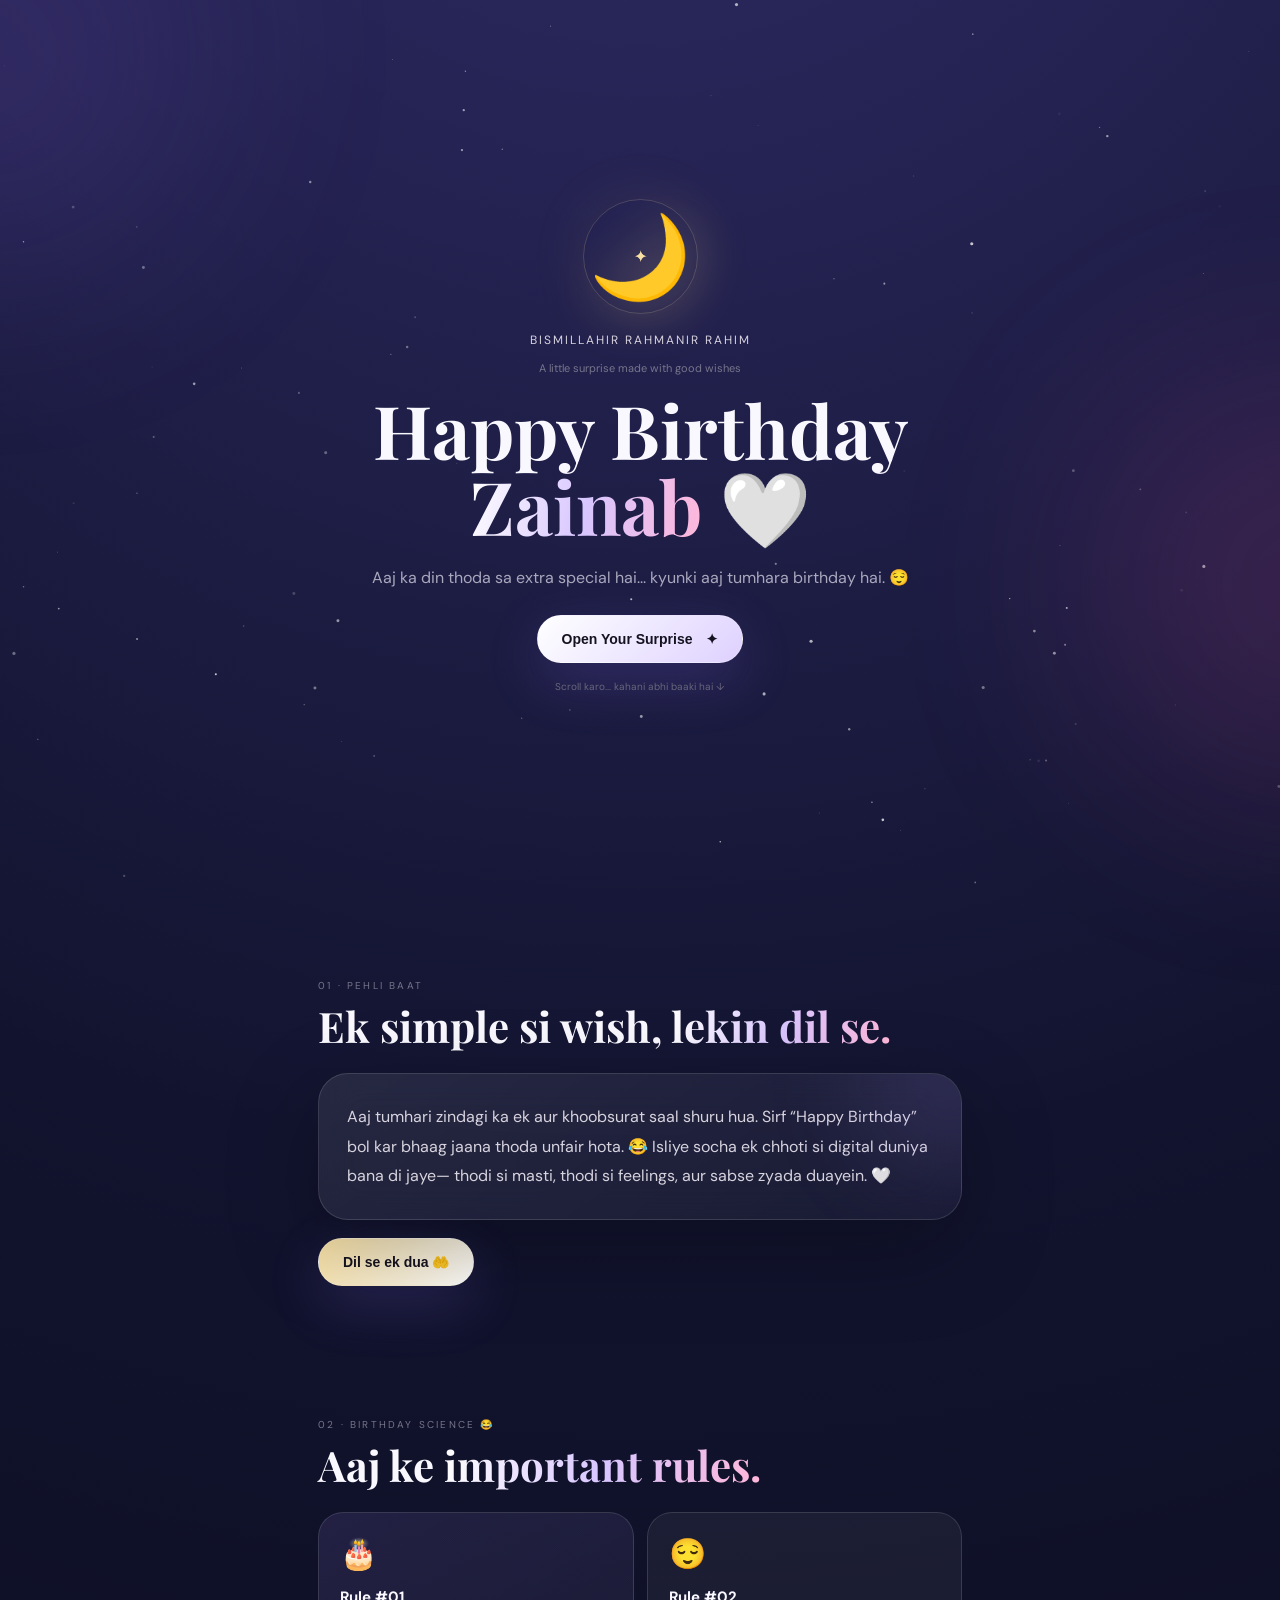
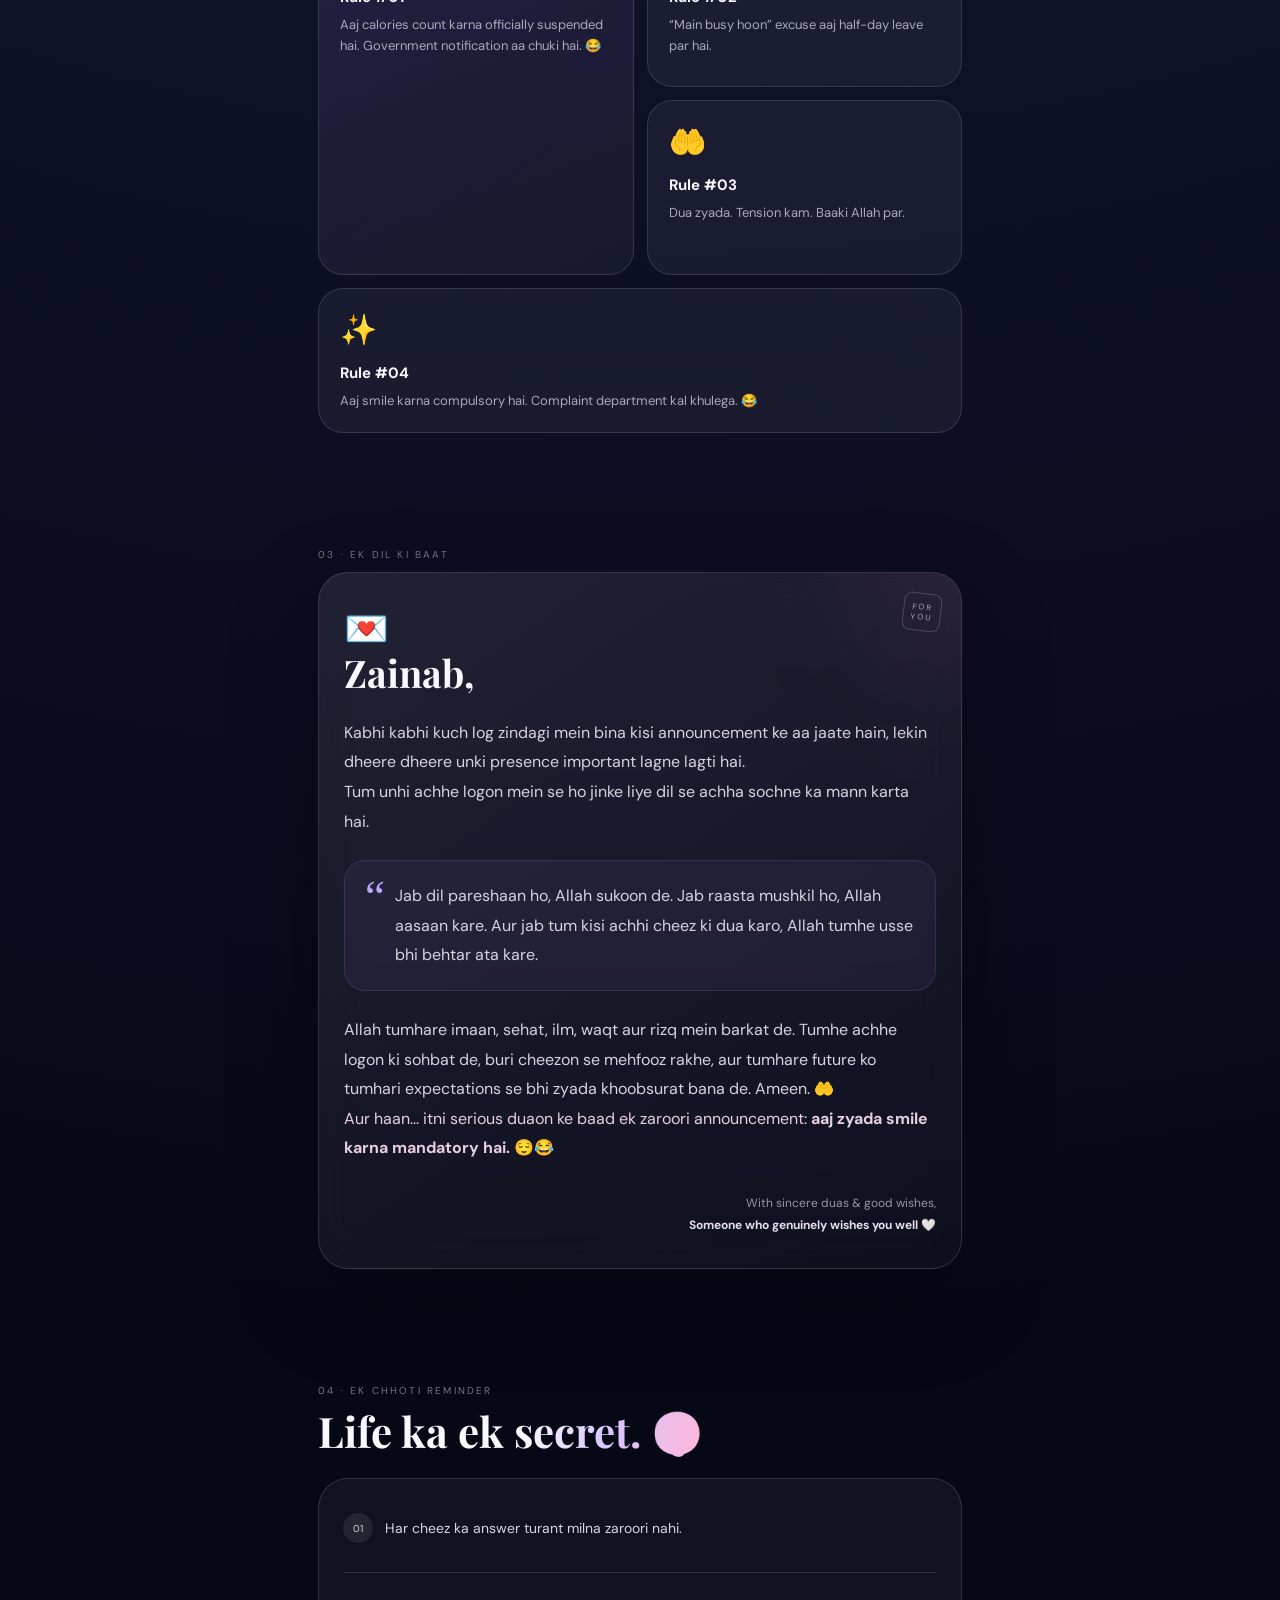
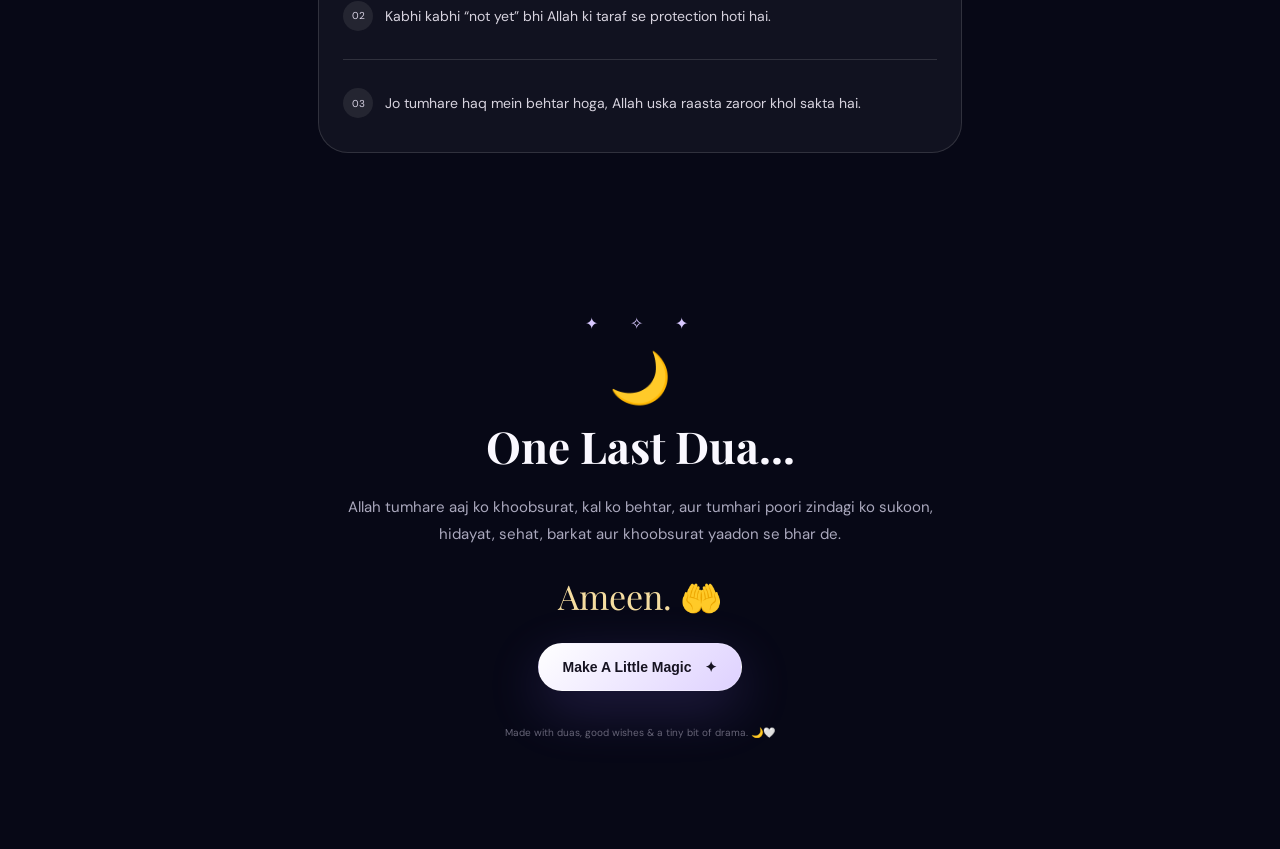
<file: index.html>
<!DOCTYPE html>  <html lang="en">  
<head>  
  <meta charset="UTF-8">  
  <meta name="viewport" content="width=device-width, initial-scale=1.0">    <title>For Zainab 🤍</title>  <meta
name="description"
content="A little birthday surprise made specially for Zainab."

> 

  <link rel="stylesheet" href="style.css">  
</head>  <body>    <!-- LOADING SCREEN -->    <div id="loader">  <div class="loader-moon">🌙</div>  

<h3>Ek chhota sa surprise...</h3>  

<p>  
  Thoda sabr karo, Zainab 😌  
</p>  

<div class="loading">  
  <span></span>  
</div>

  </div>    <!-- BACKGROUND -->  <canvas id="stars"></canvas>

  <div class="glow glow-one"></div>  
  <div class="glow glow-two"></div>    <main>  <!-- HERO -->  

<section class="hero">  

  <div class="moon-area">  

    <div class="moon-ring"></div>  

    <div class="moon">  
      🌙  
    </div>  

    <span class="orbit-star star-one">✦</span>  
    <span class="orbit-star star-two">✧</span>  

  </div>  


  <div class="bismillah">  
    Bismillahir Rahmanir Rahim  
  </div>  


  <p class="small-title">  
    A little surprise made with good wishes  
  </p>  


  <h1>  
    Happy Birthday  
    <span>Zainab</span>  
    🤍  
  </h1>  


  <p class="hero-text">  
    Aaj ka din thoda sa extra special hai...  
    kyunki aaj tumhara birthday hai. 😌  
  </p>  


  <button id="openBtn" class="main-button">  

    <span>  
      Open Your Surprise  
    </span>  

    <b>✦</b>  

  </button>  


  <div class="scroll-hint">  
    Scroll karo... kahani abhi baaki hai ↓  
  </div>  

</section>  



<!-- SECTION 01 -->  

<section class="section" id="wish">  

  <div class="section-number">  
    01 · PEHLI BAAT  
  </div>  


  <h2>  
    Ek simple si wish,  
    <span>lekin dil se.</span>  
  </h2>  


  <div class="glass-card">  

    <div class="card-light"></div>  

    <p>  

      Aaj tumhari zindagi ka ek aur khoobsurat  
      saal shuru hua.  

      Sirf “Happy Birthday” bol kar bhaag jaana  
      thoda unfair hota. 😂  

      Isliye socha ek chhoti si digital duniya  
      bana di jaye—  

      thodi si masti,  
      thodi si feelings,  

      aur sabse zyada duayein. 🤍  

    </p>  

  </div>  


  <button id="duaBtn" class="gold-button">  

    Dil se ek dua 🤲  

  </button>  


  <div id="duaBox" class="dua-box">  

    <div class="dua-icon">  
      🤲  
    </div>  

    <p>  

      Allah tumhari zindagi mein sukoon,  
      barkat aur halal khushiyan ata farmaaye.  

      Tumhare ilm mein izafa kare,  
      tumhari mushkilein aasaan kare,  

      tumhare ghar walon ko khush aur mehfooz rakhe,  

      aur tumhari har jaiz dua ko tumhare haq mein  
      behtareen waqt par qubool farmaaye.  

    </p>  

    <strong>  
      Ameen Ya Rabbal Aalameen. 🤍  
    </strong>  

  </div>  

</section>  



<!-- SECTION 02 -->  

<section class="section" id="fun">  

  <div class="section-number">  
    02 · BIRTHDAY SCIENCE 😂  
  </div>  


  <h2>  
    Aaj ke  
    <span>important rules.</span>  
  </h2>  


  <div class="cards">  


    <div class="fun-card large">  

      <div class="emoji">  
        🎂  
      </div>  

      <h3>  
        Rule #01  
      </h3>  

      <p>  

        Aaj calories count karna  
        officially suspended hai.  

        Government notification aa chuki hai. 😂  

      </p>  

    </div>  


    <div class="fun-card">  

      <div class="emoji">  
        😌  
      </div>  

      <h3>  
        Rule #02  
      </h3>  

      <p>  
        “Main busy hoon” excuse  
        aaj half-day leave par hai.  
      </p>  

    </div>  


    <div class="fun-card">  

      <div class="emoji">  
        🤲  
      </div>  

      <h3>  
        Rule #03  
      </h3>  

      <p>  
        Dua zyada.  
        Tension kam.  
        Baaki Allah par.  
      </p>  

    </div>  


    <div class="fun-card wide">  

      <div class="emoji">  
        ✨  
      </div>  

      <h3>  
        Rule #04  
      </h3>  

      <p>  
        Aaj smile karna compulsory hai.  

        Complaint department kal khulega. 😂  
      </p>  

    </div>  


  </div>  

</section>  



<!-- LETTER -->  

<section class="section" id="letter">  

  <div class="section-number">  
    03 · EK DIL KI BAAT  
  </div>  


  <div class="letter">  

    <div class="letter-glow"></div>  


    <div class="stamp">  
      FOR<br>  
      YOU  
    </div>  


    <div class="letter-icon">  
      💌  
    </div>  


    <h2>  
      Zainab,  
    </h2>  


    <p>  

      Kabhi kabhi kuch log zindagi mein  
      bina kisi announcement ke aa jaate hain,  

      lekin dheere dheere unki presence  
      important lagne lagti hai.  

    </p>  


    <p>  

      Tum unhi achhe logon mein se ho  
      jinke liye dil se achha sochne ka  
      mann karta hai.  

    </p>  


    <div class="quote">  

      <span>  
        “  
      </span>  

      <p>  

        Jab dil pareshaan ho,  
        Allah sukoon de.  

        Jab raasta mushkil ho,  
        Allah aasaan kare.  

        Aur jab tum kisi achhi cheez ki dua karo,  

        Allah tumhe usse bhi behtar ata kare.  

      </p>  

    </div>  


    <p>  

      Allah tumhare imaan,  
      sehat,  
      ilm,  
      waqt aur rizq mein barkat de.  

      Tumhe achhe logon ki sohbat de,  
      buri cheezon se mehfooz rakhe,  

      aur tumhare future ko tumhari  
      expectations se bhi zyada khoobsurat bana de.  

      Ameen. 🤲  

    </p>  


    <p class="funny">  

      Aur haan...  

      itni serious duaon ke baad ek zaroori  
      announcement:  

      <b>  
        aaj zyada smile karna mandatory hai.  
      </b>  

      😌😂  

    </p>  


    <div class="signature">  

      With sincere duas & good wishes,  

      <br>  

      <b>  
        Someone who genuinely wishes you well 🤍  
      </b>  

    </div>  

  </div>  

</section>  



<!-- SECTION 04 -->  

<section class="section">  

  <div class="section-number">  
    04 · EK CHHOTI REMINDER  
  </div>  


  <h2>  
    Life ka ek  
    <span>secret. 🤫</span>  
  </h2>  


  <div class="secret-card">  


    <div class="secret-row">  

      <div class="number">  
        01  
      </div>  

      <p>  
        Har cheez ka answer turant milna zaroori nahi.  
      </p>  

    </div>  


    <div class="line"></div>  


    <div class="secret-row">  

      <div class="number">  
        02  
      </div>  

      <p>  
        Kabhi kabhi “not yet” bhi Allah ki taraf se  
        protection hoti hai.  
      </p>  

    </div>  


    <div class="line"></div>  


    <div class="secret-row">  

      <div class="number">  
        03  
      </div>  

      <p>  
        Jo tumhare haq mein behtar hoga,  
        Allah uska raasta zaroor khol sakta hai.  
      </p>  

    </div>  


  </div>  

</section>  



<!-- FINAL -->  

<section class="final section">  

  <div class="final-stars">  
    ✦　✧　✦  
  </div>  


  <div class="final-moon">  
    🌙  
  </div>  


  <h2>  
    One Last Dua...  
  </h2>  


  <p>  

    Allah tumhare aaj ko khoobsurat,  

    kal ko behtar,  

    aur tumhari poori zindagi ko  

    sukoon,  
    hidayat,  
    sehat,  
    barkat  

    aur khoobsurat yaadon se bhar de.  

  </p>  


  <div class="ameen">  
    Ameen. 🤲  
  </div>  


  <button id="celebrateBtn" class="main-button">  

    Make A Little Magic  

    <b>  
      ✦  
    </b>  

  </button>  


  <footer>  

    Made with duas,  
    good wishes &  
    a tiny bit of drama. 🌙🤍  

  </footer>  

</section>

  </main>    <!-- TOAST -->    <div id="toast"></div>    <script src="script.js"></script>  </body>  
</html>
</file>
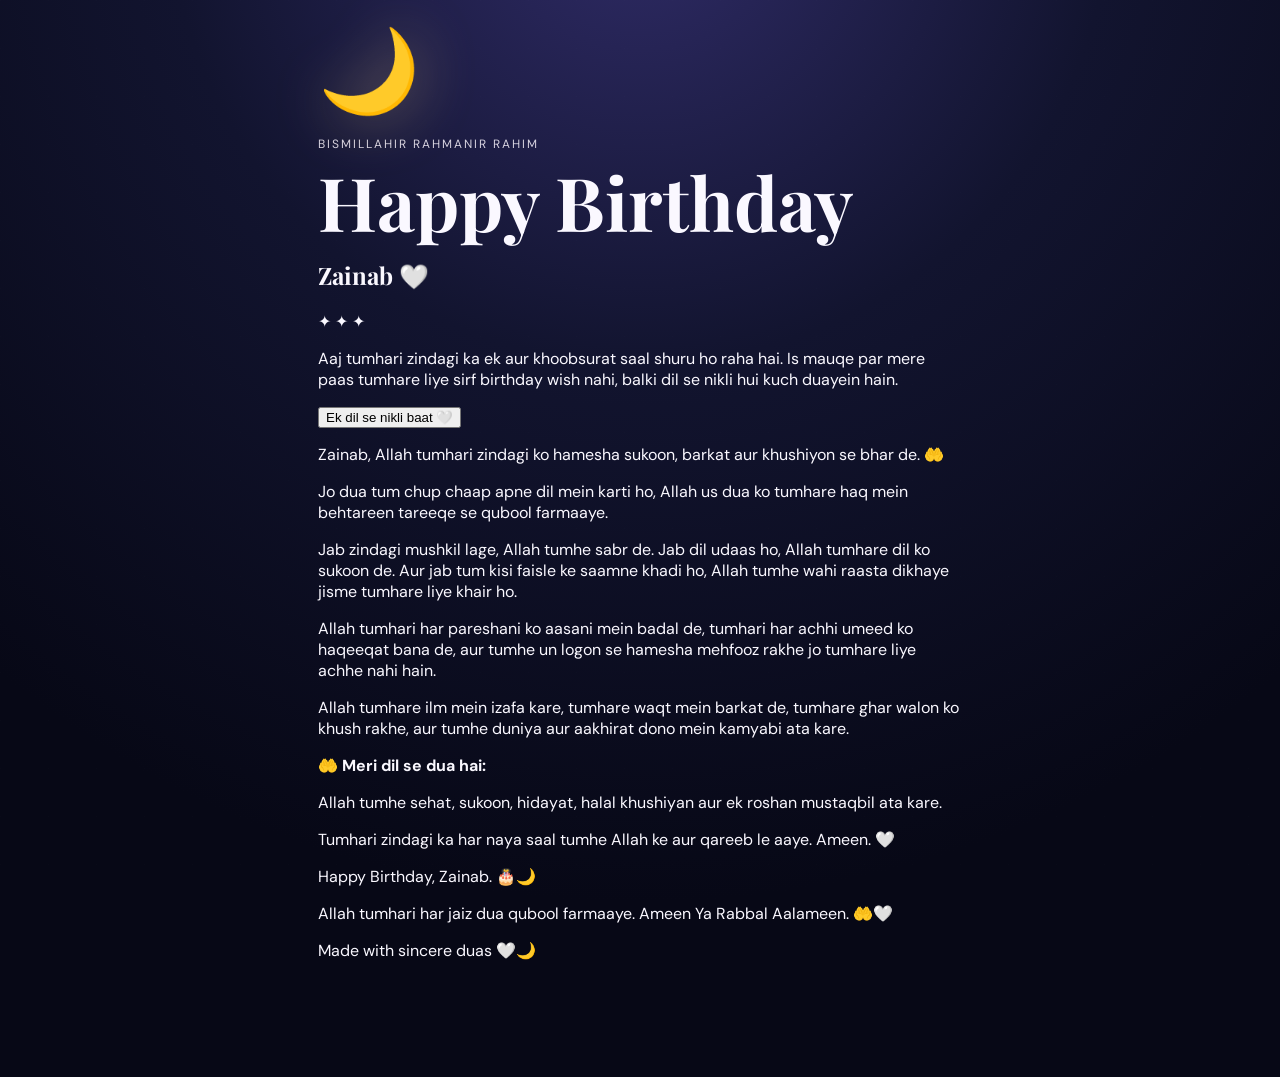
<file: Birthday.html>
<!DOCTYPE html>
<html lang="en">
<head>
  <meta charset="UTF-8">
  <meta name="viewport" content="width=device-width, initial-scale=1.0">

  <title>Happy Birthday Zainab 🤍</title>

  <link rel="stylesheet" href="style.css">
</head>

<body>

  <div class="stars"></div>

  <main class="container">

    <div class="card">

      <div class="moon">🌙</div>

      <p class="bismillah">
        Bismillahir Rahmanir Rahim
      </p>

      <h1>Happy Birthday</h1>

      <h2>Zainab 🤍</h2>

      <div class="divider">✦ ✦ ✦</div>

      <p class="intro">
        Aaj tumhari zindagi ka ek aur khoobsurat saal shuru ho raha hai.
        Is mauqe par mere paas tumhare liye sirf birthday wish nahi,
        balki dil se nikli hui kuch duayein hain.
      </p>

      <button onclick="openMessage()">
        Ek dil se nikli baat 🤍
      </button>

      <section id="message" class="message hidden">

        <p>
          Zainab, Allah tumhari zindagi ko hamesha sukoon,
          barkat aur khushiyon se bhar de. 🤲
        </p>

        <p>
          Jo dua tum chup chaap apne dil mein karti ho,
          Allah us dua ko tumhare haq mein behtareen tareeqe se
          qubool farmaaye.
        </p>

        <p>
          Jab zindagi mushkil lage, Allah tumhe sabr de.
          Jab dil udaas ho, Allah tumhare dil ko sukoon de.
          Aur jab tum kisi faisle ke saamne khadi ho,
          Allah tumhe wahi raasta dikhaye jisme tumhare liye
          khair ho.
        </p>

        <p>
          Allah tumhari har pareshani ko aasani mein badal de,
          tumhari har achhi umeed ko haqeeqat bana de,
          aur tumhe un logon se hamesha mehfooz rakhe
          jo tumhare liye achhe nahi hain.
        </p>

        <p>
          Allah tumhare ilm mein izafa kare,
          tumhare waqt mein barkat de,
          tumhare ghar walon ko khush rakhe,
          aur tumhe duniya aur aakhirat dono mein kamyabi ata kare.
        </p>

        <div class="dua">

          <p>
            <strong>🤲 Meri dil se dua hai:</strong>
          </p>

          <p>
            Allah tumhe sehat, sukoon, hidayat,
            halal khushiyan aur ek roshan mustaqbil ata kare.
          </p>

          <p>
            Tumhari zindagi ka har naya saal
            tumhe Allah ke aur qareeb le aaye.
            Ameen. 🤍
          </p>

        </div>

        <p class="ending">
          Happy Birthday, Zainab. 🎂🌙
        </p>

        <p class="ending">
          Allah tumhari har jaiz dua qubool farmaaye.
          Ameen Ya Rabbal Aalameen. 🤲🤍
        </p>

      </section>

      <p class="footer">
        Made with sincere duas 🤍🌙
      </p>

    </div>

  </main>

  <script src="script.js"></script>

</body>
</html>
</file>
<file: style.css>
@import url('https://fonts.googleapis.com/css2?family=DM+Sans:wght@400;500;700&family=Playfair+Display:wght@600;700&display=swap');


:root{

  --background:#070816;
  --white:#faf8ff;
  --muted:#aaa8bd;

  --purple:#ad91ff;
  --pink:#ff9fd0;

  --gold:#f5dda0;

  --border:rgba(255,255,255,.13);

}


*{

  box-sizing:border-box;

}


html{

  scroll-behavior:smooth;

}


body{

  margin:0;

  min-height:100vh;

  overflow-x:hidden;

  color:var(--white);

  font-family:
  "DM Sans",
  Arial,
  sans-serif;

  background:

    radial-gradient(
      circle at 50% -10%,
      #302c68 0%,
      #12142f 35%,
      var(--background) 75%
    );

}


body::before{

  content:"";

  position:fixed;

  inset:0;

  pointer-events:none;

  z-index:1;

  opacity:.3;

  background:

    linear-gradient(
      rgba(255,255,255,.018) 1px,
      transparent 1px
    ),

    linear-gradient(
      90deg,
      rgba(255,255,255,.018) 1px,
      transparent 1px
    );

  background-size:
  48px 48px;

}


#stars{

  position:fixed;

  inset:0;

  width:100%;

  height:100%;

  z-index:0;

  pointer-events:none;

}


.glow{

  position:fixed;

  width:450px;

  height:450px;

  border-radius:50%;

  filter:blur(110px);

  opacity:.13;

  pointer-events:none;

}


.glow-one{

  background:#9c73ff;

  left:-240px;

  top:-170px;

}


.glow-two{

  background:#ff5bb5;

  right:-250px;

  top:40%;

}


/* LOADER */


#loader{

  position:fixed;

  inset:0;

  background:#070816;

  z-index:100;

  display:flex;

  flex-direction:column;

  justify-content:center;

  align-items:center;

  gap:12px;

  transition:.8s;

}


#loader.hide{

  opacity:0;

  visibility:hidden;

}


.loader-moon{

  font-size:70px;

  animation:float 2s infinite;

}


#loader h3{

  margin:0;

  font-size:14px;

}


#loader p{

  color:#77758a;

  font-size:11px;

}


.loading{

  width:190px;

  height:3px;

  background:#25273b;

  border-radius:20px;

  overflow:hidden;

}


.loading span{

  display:block;

  width:0;

  height:100%;

  background:

    linear-gradient(
      90deg,
      var(--purple),
      var(--pink)
    );

  animation:
  loading 1.7s forwards;

}


/* MAIN */


main{

  position:relative;

  z-index:2;

  width:100%;

  max-width:680px;

  margin:auto;

  padding:
  18px
  18px
  100px;

}


/* HERO */


.hero{

  min-height:94vh;

  display:flex;

  flex-direction:column;

  justify-content:center;

  align-items:center;

  text-align:center;

}


.moon-area{

  position:relative;

  width:150px;

  height:135px;

  display:grid;

  place-items:center;

  margin-bottom:8px;

}


.moon{

  font-size:82px;

  filter:
  drop-shadow(
    0 0 30px
    rgba(255,220,145,.4)
  );

  animation:
  float 3.2s ease-in-out infinite;

}


.moon-ring{

  position:absolute;

  width:115px;

  height:115px;

  border:

    1px solid
    rgba(255,230,165,.18);

  border-radius:50%;

  box-shadow:
  0 0 65px
  rgba(255,220,145,.08);

}


.orbit-star{

  position:absolute;

  color:#f7dfa4;

}


.star-one{

  animation:
  orbit 7s linear infinite;

}


.star-two{

  animation:
  orbitReverse 10s linear infinite;

}


.bismillah{

  color:#d6d2df;

  font-size:12px;

  letter-spacing:2px;

  text-transform:uppercase;

}


.small-title{

  color:#77758b;

  font-size:11px;

  margin:
  13px 0
  5px;

}


h1,
h2{

  font-family:
  "Playfair Display",
  Georgia,
  serif;

}


h1{

  font-size:
  clamp(43px,11vw,74px);

  line-height:1.02;

  margin:
  12px 0;

}


h1 span,
h2 span{

  background:

    linear-gradient(
      100deg,
      #fff,
      #d8c6ff,
      #ffb6d9
    );

  -webkit-background-clip:text;

  color:transparent;

}


.hero-text{

  color:var(--muted);

  font-size:16px;

  margin:
  12px 0
  27px;

}


.main-button,
.gold-button{

  border:

    1px solid
    rgba(255,255,255,.2);

  border-radius:999px;

  padding:
  15px
  24px;

  font-weight:700;

  font-size:14px;

  cursor:pointer;

  color:#161321;

  background:

    linear-gradient(
      135deg,
      #fff,
      #ded1ff
    );

  box-shadow:

    0 18px 55px
    rgba(145,113,255,.2);

  transition:
  transform .25s,
  box-shadow .25s;

}


.main-button:hover,
.gold-button:hover{

  transform:
  translateY(-4px);

  box-shadow:

    0 25px 70px
    rgba(145,113,255,.3);

}


.main-button b{

  margin-left:10px;

}


.scroll-hint{

  color:#68667a;

  font-size:10px;

  margin-top:17px;

}


/* SECTIONS */


.section{

  margin-top:115px;

  opacity:0;

  transform:
  translateY(42px);

  transition:
  opacity 1s,
  transform 1s;

}


.section.visible{

  opacity:1;

  transform:none;

}


.section-number{

  color:#77758a;

  font-size:10px;

  letter-spacing:2.2px;

  margin-bottom:11px;

}


section h2{

  font-size:42px;

  line-height:1.12;

  margin:
  0 0
  23px;

}


/* GLASS CARD */


.glass-card{

  position:relative;

  overflow:hidden;

  padding:28px;

  border:

    1px solid
    var(--border);

  border-radius:30px;

  background:

    linear-gradient(
      145deg,
      rgba(255,255,255,.085),
      rgba(255,255,255,.032)
    );

  backdrop-filter:blur(20px);

  box-shadow:

    0 30px 90px
    rgba(0,0,0,.27);

}


.card-light{

  position:absolute;

  width:180px;

  height:180px;

  right:-80px;

  top:-80px;

  border-radius:50%;

  background:#a98bff;

  filter:blur(55px);

  opacity:.14;

}


.glass-card p,
.letter p{

  color:#d7d3df;

  font-size:16px;

  line-height:1.85;

  margin:0;

}


.gold-button{

  margin-top:18px;

  background:

    linear-gradient(
      135deg,
      var(--gold),
      #fff
    );

}


/* DUA */


.dua-box{

  max-height:0;

  opacity:0;

  overflow:hidden;

  margin-top:15px;

  padding:
  0 22px;

  border-radius:24px;

  border:

    1px solid
    rgba(245,221,160,.18);

  background:

    rgba(245,221,160,.055);

  transition:

    max-height .8s,
    opacity .6s,
    padding .6s;

}


.dua-box.open{

  max-height:350px;

  opacity:1;

  padding:22px;

}


.dua-icon{

  font-size:28px;

  margin-bottom:7px;

}


.dua-box strong{

  color:var(--gold);

  font-size:14px;

}


/* FUN CARDS */


.cards{

  display:grid;

  grid-template-columns:
  1fr
  1fr;

  gap:13px;

}


.fun-card{

  padding:21px;

  min-height:175px;

  border:

    1px solid
    var(--border);

  border-radius:25px;

  background:

    rgba(255,255,255,.05);

  transition:.3s;

}


.fun-card:hover{

  transform:
  translateY(-8px)
  rotate(-.7deg);

  border-color:
  rgba(255,255,255,.25);

}


.fun-card.large{

  grid-row:span 2;

  min-height:363px;

  background:

    linear-gradient(
      145deg,
      rgba(169,139,255,.12),
      rgba(255,255,255,.04)
    );

}


.fun-card.wide{

  grid-column:span 2;

  min-height:140px;

}


.emoji{

  font-size:30px;

}


.fun-card h3{

  font-size:15px;

  margin:
  14px 0
  7px;

}


.fun-card p{

  color:var(--muted);

  font-size:13px;

  line-height:1.65;

  margin:0;

}


/* LETTER */


.letter{

  position:relative;

  overflow:hidden;

  padding:
  32px
  25px;

  border:

    1px solid
    var(--border);

  border-radius:30px;

  background:

    linear-gradient(
      145deg,
      rgba(255,255,255,.085),
      rgba(255,255,255,.032)
    );

  backdrop-filter:blur(20px);

  box-shadow:
  0 30px 90px
  rgba(0,0,0,.27);

}


.letter-glow{

  position:absolute;

  width:230px;

  height:230px;

  right:-130px;

  top:-130px;

  border-radius:50%;

  background:#ff72b8;

  filter:blur(80px);

  opacity:.1;

}


.stamp{

  position:absolute;

  right:20px;

  top:20px;

  padding:8px 7px;

  border:

    1px solid
    rgba(255,255,255,.18);

  border-radius:8px;

  color:#aaa5ba;

  font-size:8px;

  letter-spacing:2px;

  text-align:center;

  transform:rotate(7deg);

}


.letter-icon{

  font-size:36px;

}


.letter h2{

  font-size:38px;

}


.quote{

  display:flex;

  gap:10px;

  padding:20px;

  margin:
  24px 0;

  border-radius:21px;

  background:
  rgba(169,139,255,.07);

  border:
  1px solid
  rgba(169,139,255,.15);

}


.quote span{

  color:#bca5ff;

  font-family:Georgia,serif;

  font-size:45px;

  line-height:.7;

}


.quote p{

  margin:0!important;

}


.funny{

  color:#e8cfe0!important;

}


.signature{

  text-align:right;

  margin-top:30px;

  color:#9996a9;

  font-size:12px;

  line-height:1.8;

}


.signature b{

  color:#e4dfeb;

}


/* SECRET */


.secret-card{

  padding:24px;

  border:

    1px solid
    var(--border);

  border-radius:30px;

  background:

    rgba(255,255,255,.045);

}


.secret-row{

  display:flex;

  align-items:center;

  gap:12px;

}


.number{

  flex-shrink:0;

  width:30px;

  height:30px;

  display:grid;

  place-items:center;

  border-radius:50%;

  background:
  rgba(255,255,255,.08);

  color:#d9d4e5;

  font-size:10px;

}


.secret-row p{

  color:#d7d3df;

  font-size:14px;

  line-height:1.6;

}


.line{

  height:1px;

  background:
  var(--border);

  margin:
  18px 0;

}


/* FINAL */


.final{

  text-align:center;

  margin-top:125px;

  padding:
  35px 0
  10px;

}


.final-stars{

  color:#d8c8ff;

  font-size:16px;

  letter-spacing:8px;

}


.final-moon{

  font-size:50px;

  margin:10px;

  animation:
  float 3s ease-in-out infinite;

}


.final h2{

  font-size:44px;

}


.final > p{

  color:var(--muted);

  font-size:15px;

  line-height:1.85;

}


.ameen{

  color:var(--gold);

  font-family:
  "Playfair Display",
  Georgia,
  serif;

  font-size:34px;

  margin:24px;

}


footer{

  color:#666477;

  font-size:10px;

  margin-top:35px;

}


/* TOAST */


#toast{

  position:fixed;

  left:50%;

  bottom:24px;

  z-index:60;

  opacity:0;

  transform:
  translate(-50%,20px);

  background:#fff;

  color:#151323;

  padding:
  12px
  18px;

  border-radius:999px;

  font-size:12px;

  transition:.4s;

}


#toast.show{

  opacity:1;

  transform:
  translate(-50%,0);

}


/* PARTICLE */


.spark{

  position:fixed;

  z-index:55;

  pointer-events:none;

  animation:
  spark 1.5s
  ease-out
  forwards;

}


/* ANIMATIONS */


@keyframes loading{

  to{
    width:100%;
  }

}


@keyframes float{

  50%{
    transform:translateY(-10px);
  }

}


@keyframes orbit{

  to{
    transform:
    rotate(360deg)
    translateX(60px)
    rotate(-360deg);
  }

}


@keyframes orbitReverse{

  to{
    transform:
    rotate(-360deg)
    translateX(48px)
    rotate(360deg);
  }

}


@keyframes spark{

  to{

    transform:
    translate(var(--x),var(--y))
    rotate(400deg)
    scale(.2);

    opacity:0;

  }

}


/* MOBILE */


@media(max-width:500px){

  main{

    padding-left:14px;
    padding-right:14px;

  }


  .cards{

    grid-template-columns:1fr;

  }


  .fun-card.large,
  .fun-card.wide{

    grid-column:auto;

    grid-row:auto;

    min-height:150px;

  }


  section h2{

    font-size:35px;

  }


  .letter{

    padding:
    27px
    19px;

  }


  #toast{

    width:
    calc(100% - 35px);

    text-align:center;

  }

  }
</file>
